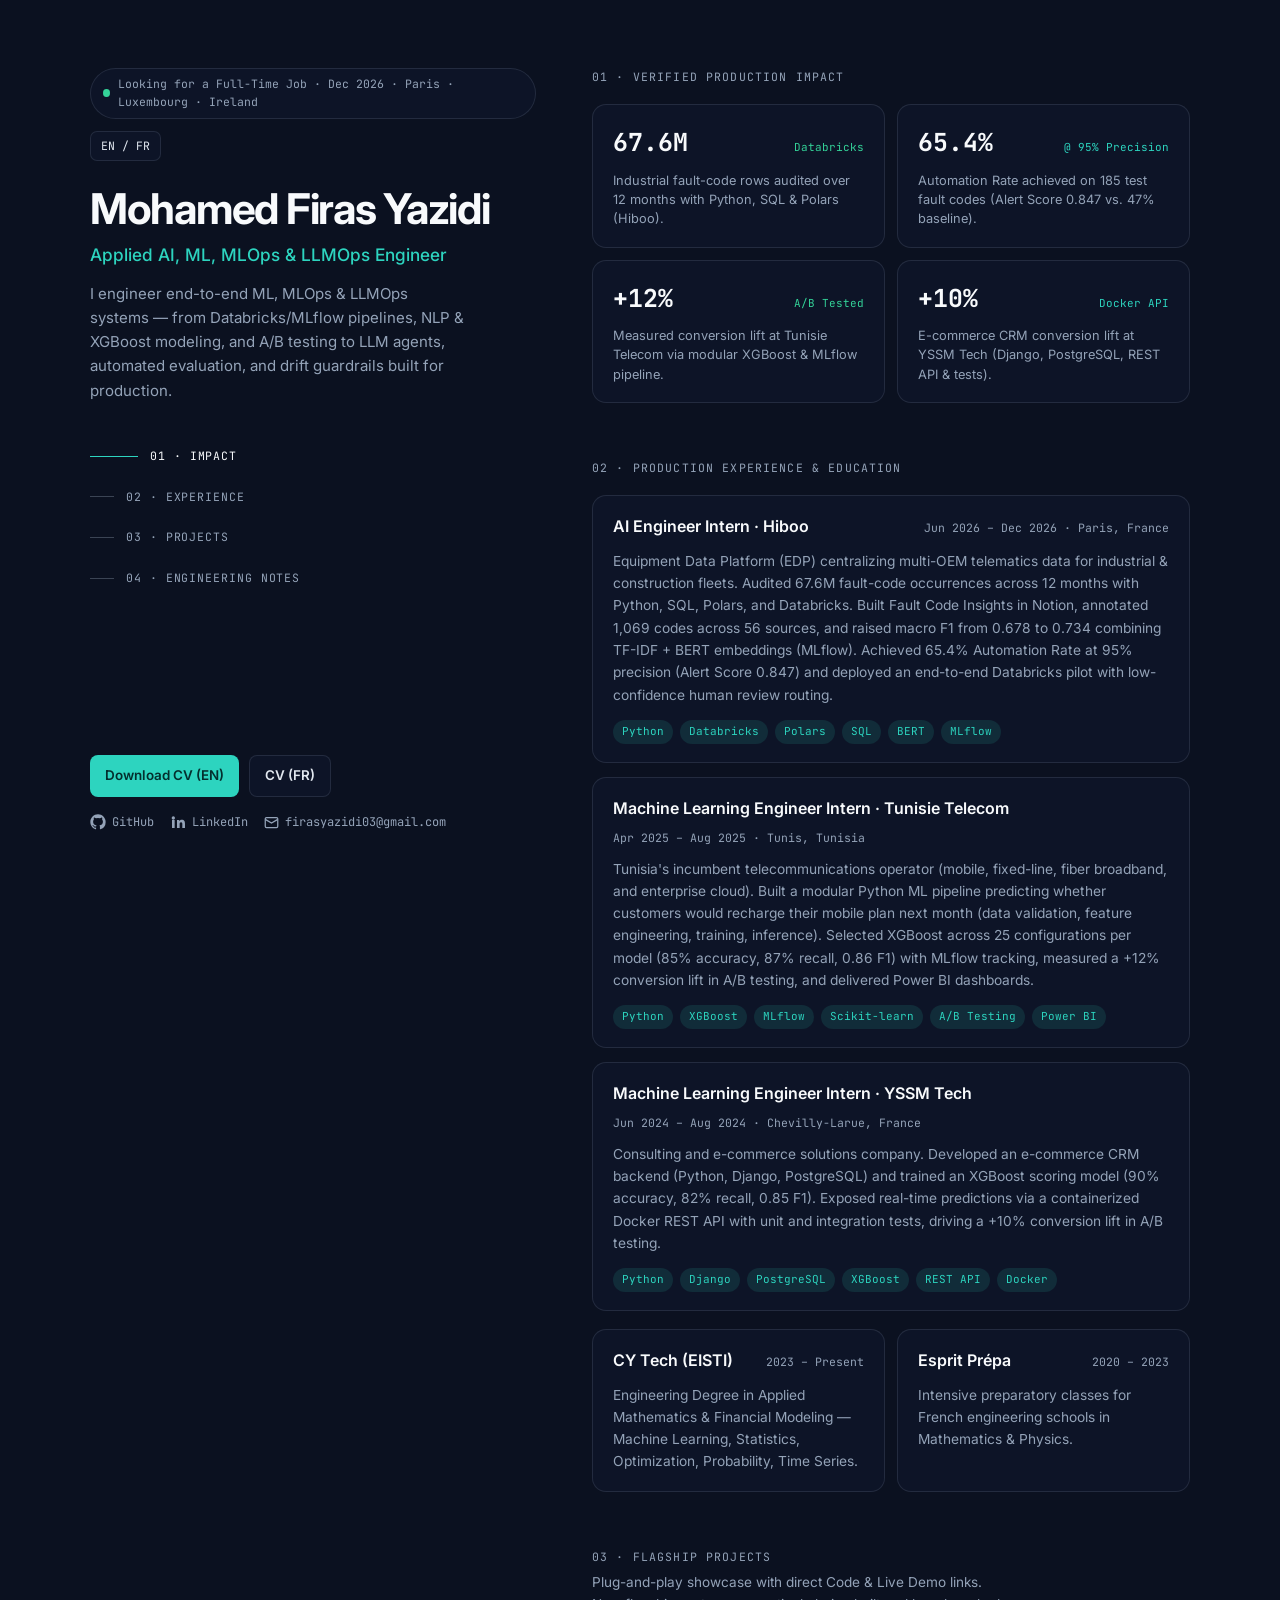
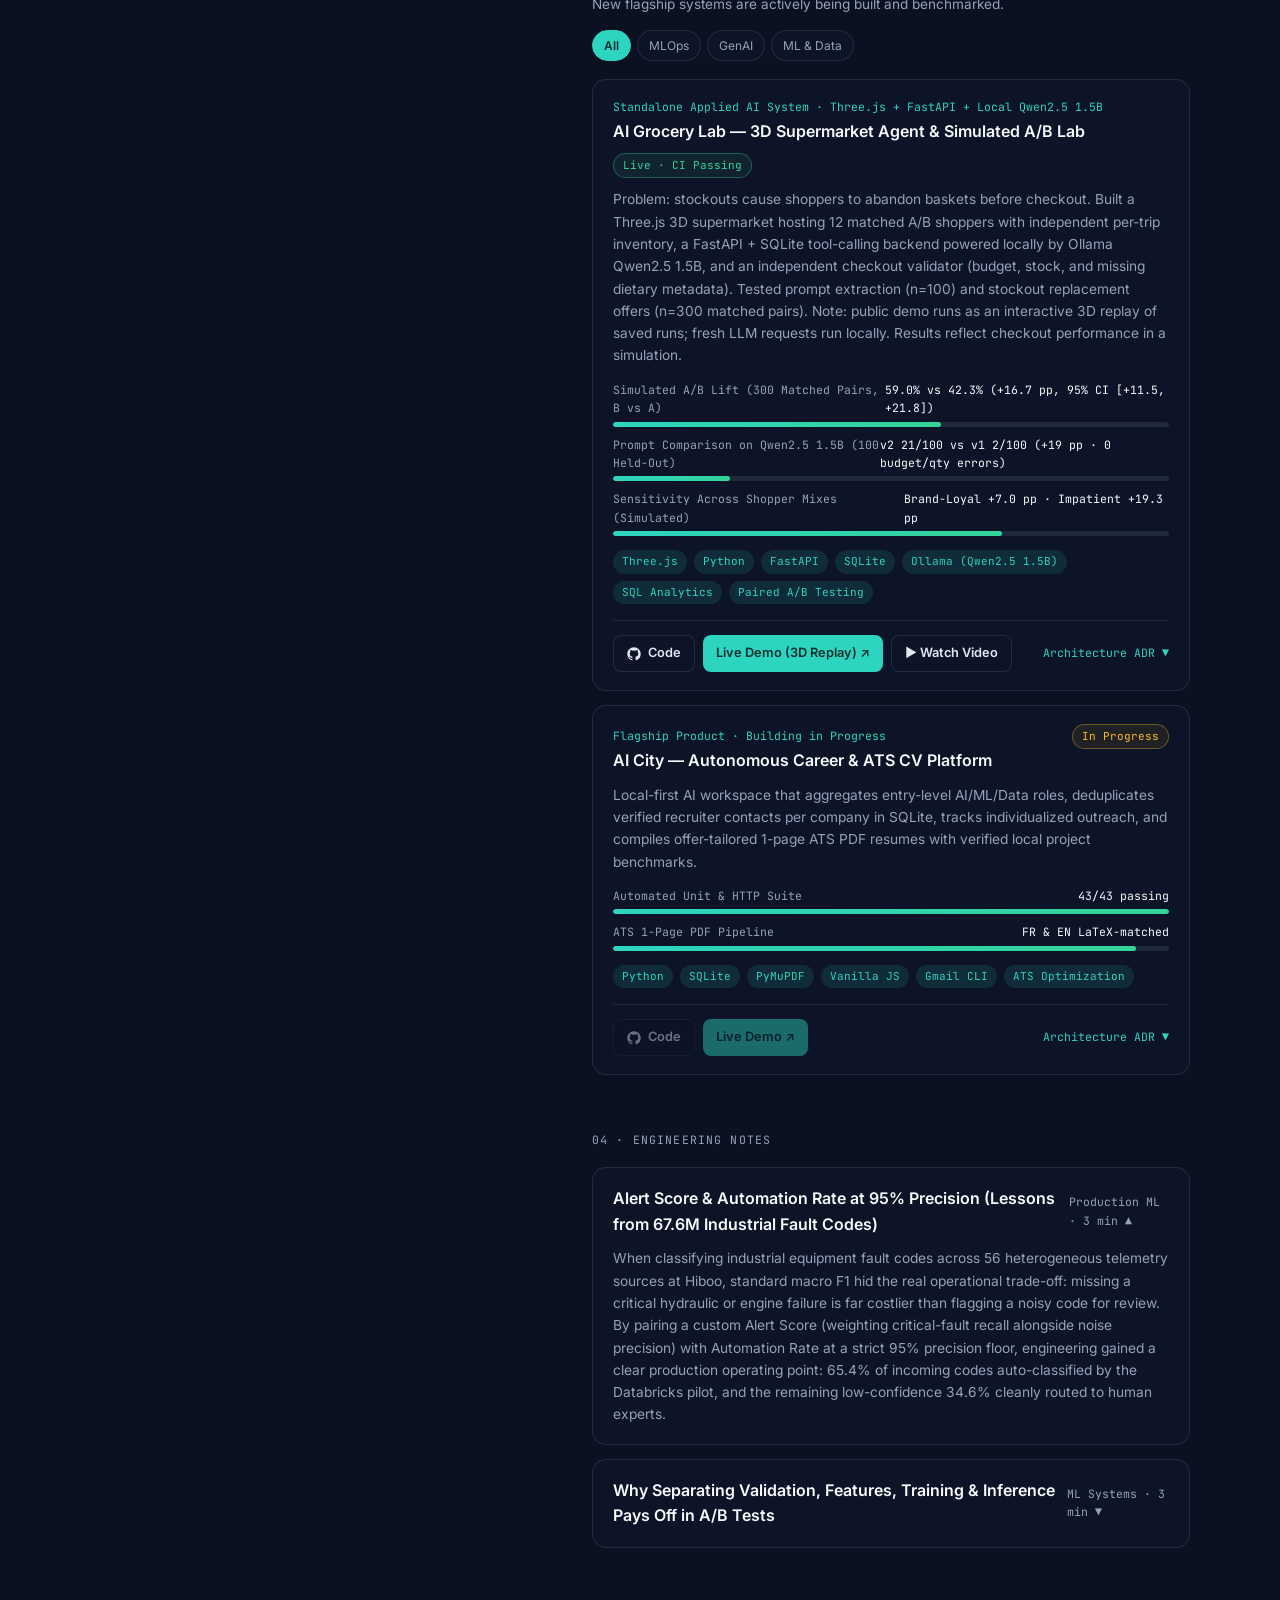
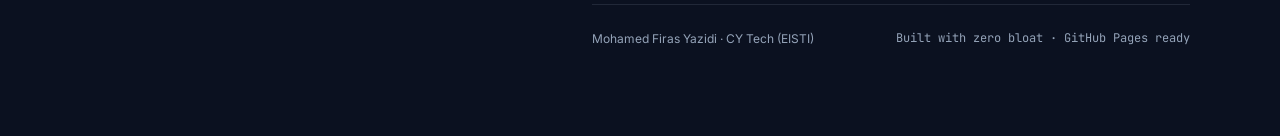
<file: index.html>
<!doctype html>
<html lang="en">
<head>
  <meta charset="utf-8" />
  <meta name="viewport" content="width=device-width, initial-scale=1" />
  <meta name="theme-color" content="#0b1120" />
  <title>Mohamed Firas Yazidi — Applied AI, ML, MLOps &amp; LLMOps Engineer</title>
  <meta name="description" content="Applied AI, ML, MLOps & LLMOps Engineer. End-to-end ML pipelines (Databricks, MLflow, XGBoost, NLP), LLM agents, automated evaluation, A/B testing, and drift guardrails." />
  <meta property="og:type" content="website" />
  <meta property="og:url" content="https://firasyazidi.github.io/" />
  <meta property="og:title" content="Mohamed Firas Yazidi — Applied AI, ML, MLOps &amp; LLMOps Portfolio" />
  <meta property="og:description" content="End-to-end ML, MLOps &amp; LLMOps engineering: interactive 3D AI Grocery Lab (Qwen2.5 1.5B, 300-pair A/B testing) + production ML pipelines at Hiboo, Tunisie Telecom &amp; YSSM Tech." />
  <meta property="og:image" content="https://firasyazidi.github.io/assets/og-portfolio.png" />
  <meta name="twitter:card" content="summary_large_image" />
  <link rel="preconnect" href="https://fonts.googleapis.com" />
  <link rel="preconnect" href="https://fonts.gstatic.com" crossorigin />
  <link href="https://fonts.googleapis.com/css2?family=Inter:wght@400;500;600;700&family=JetBrains+Mono:wght@400;500;600&display=swap" rel="stylesheet" />
  <link rel="stylesheet" href="./styles.css" />
  <script type="module" src="./app.js"></script>
</head>
<body>
  <div id="spotlight" class="spotlight" aria-hidden="true"></div>

  <div class="shell">
    <!-- Sticky Left Sidebar (Obsidian Split-Screen) -->
    <header class="sidebar">
      <div class="sidebar-top">
        <div class="status-row">
          <span class="status-pill">
            <span class="pulse-dot" aria-hidden="true"></span>
            <span id="availability-text">Available for CDI · Dec 2026</span>
          </span>
          <button id="lang-toggle" type="button" class="lang-btn" aria-label="Switch language">EN / FR</button>
        </div>

        <div class="identity">
          <h1 id="profile-name">Mohamed Firas Yazidi</h1>
          <h2 id="profile-role">Applied AI, ML &amp; MLOps Engineer</h2>
          <p id="profile-bio"></p>
        </div>

        <nav class="section-nav" aria-label="In-page navigation">
          <ul>
            <li><a href="#impact" data-section="impact" class="active"><span class="nav-line"></span><span id="nav-impact">01 · Impact</span></a></li>
            <li><a href="#experience" data-section="experience"><span class="nav-line"></span><span id="nav-experience">02 · Experience</span></a></li>
            <li><a href="#projects" data-section="projects"><span class="nav-line"></span><span id="nav-projects">03 · Projects</span></a></li>
            <li><a href="#notes" data-section="notes"><span class="nav-line"></span><span id="nav-notes">04 · Engineering Notes</span></a></li>
          </ul>
        </nav>
      </div>

      <div class="sidebar-bottom">
        <div class="cta-row">
          <a id="cv-en-link" href="./assets/CV_Firas_Yazidi_EN.pdf" download class="btn btn-primary">Download CV (EN)</a>
          <a id="cv-fr-link" href="./assets/CV_Firas_Yazidi_FR.pdf" download class="btn btn-secondary">CV (FR)</a>
        </div>
        <div class="social-row">
          <a id="github-link" href="https://github.com/Firasyazidi" target="_blank" rel="noopener noreferrer" class="social-link">
            <svg width="16" height="16" viewBox="0 0 24 24" fill="currentColor" aria-hidden="true"><path d="M12 .5C5.65.5.5 5.65.5 12c0 5.08 3.29 9.39 7.86 10.91.58.11.79-.25.79-.56 0-.28-.01-1.02-.02-2-3.2.69-3.88-1.54-3.88-1.54-.52-1.33-1.28-1.69-1.28-1.69-1.05-.72.08-.7.08-.7 1.16.08 1.77 1.19 1.77 1.19 1.03 1.77 2.7 1.26 3.36.96.1-.75.4-1.26.73-1.55-2.55-.29-5.24-1.28-5.24-5.68 0-1.25.45-2.28 1.18-3.08-.12-.29-.51-1.46.11-3.04 0 0 .97-.31 3.17 1.18a11.03 11.03 0 0 1 5.78 0c2.2-1.49 3.17-1.18 3.17-1.18.62 1.58.23 2.75.11 3.04.74.8 1.18 1.83 1.18 3.08 0 4.41-2.69 5.39-5.26 5.67.41.36.78 1.06.78 2.14 0 1.55-.01 2.79-.01 3.17 0 .31.21.68.8.56A11.51 11.51 0 0 0 23.5 12C23.5 5.65 18.35.5 12 .5Z"/></svg>
            <span>GitHub</span>
          </a>
          <a id="linkedin-link" href="https://www.linkedin.com/in/mohamed-firas-yazidi-644274287/" target="_blank" rel="noopener noreferrer" class="social-link">
            <svg width="16" height="16" viewBox="0 0 24 24" fill="currentColor" aria-hidden="true"><path d="M4.98 3.5a2.48 2.48 0 1 1 0 4.96 2.48 2.48 0 0 1 0-4.96ZM3 9h4v12H3V9Zm7 0h3.83v1.64h.05c.53-1.01 1.84-2.08 3.79-2.08 4.05 0 4.8 2.67 4.8 6.13V21h-4v-5.58c0-1.33-.03-3.04-1.85-3.04-1.86 0-2.14 1.45-2.14 2.94V21h-4V9Z"/></svg>
            <span>LinkedIn</span>
          </a>
          <button id="copy-email" type="button" class="social-link email-btn">
            <svg width="15" height="15" viewBox="0 0 24 24" fill="none" stroke="currentColor" stroke-width="2" aria-hidden="true"><rect x="2" y="4" width="20" height="16" rx="2"/><path d="m22 7-10 6L2 7"/></svg>
            <span id="email-label">firasyazidi03@gmail.com</span>
          </button>
        </div>
      </div>
    </header>

    <!-- Scrollable Right Content -->
    <main class="content">
      <section id="impact" class="block">
        <div class="section-kicker" id="heading-impact">01 · Verified Production Impact</div>
        <div id="impact-grid" class="bento-grid"></div>
      </section>

      <section id="experience" class="block">
        <div class="section-kicker" id="heading-experience">02 · Production Experience &amp; Education</div>
        <div id="experience-list" class="stack-list"></div>
        <div id="education-list" class="edu-grid"></div>
      </section>

      <section id="projects" class="block">
        <div class="section-head">
          <div>
            <div class="section-kicker" id="heading-projects">03 · Flagship Projects</div>
            <p class="section-sub" id="projects-sub"></p>
          </div>
          <div id="project-filters" class="filter-row" role="tablist" aria-label="Filter projects"></div>
        </div>
        <div id="project-list" class="stack-list"></div>
      </section>

      <section id="notes" class="block">
        <div class="section-kicker" id="heading-notes">04 · Engineering Notes</div>
        <div id="notes-list" class="stack-list"></div>
      </section>

      <footer class="footer">
        <span>Mohamed Firas Yazidi · CY Tech (EISTI)</span>
        <span class="mono">Built with zero bloat · GitHub Pages ready</span>
      </footer>
    </main>
  </div>
</body>
</html>
</file>
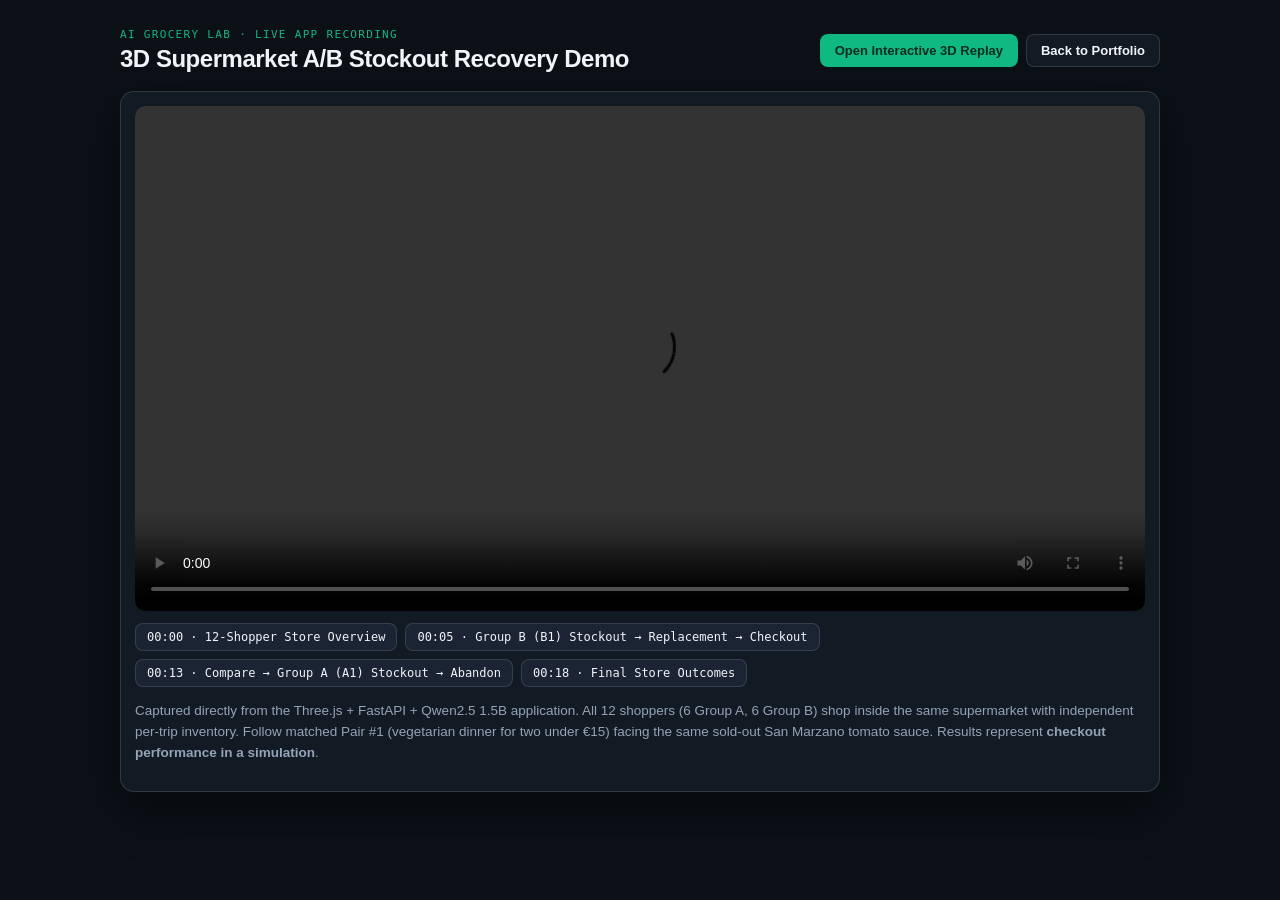
<file: demos/ai-grocery-lab/video.html>
<!DOCTYPE html>
<html lang="en">
<head>
  <meta charset="UTF-8" />
  <meta name="viewport" content="width=device-width, initial-scale=1.0" />
  <title>AI Grocery Lab — Demo Video</title>
  <style>
    :root {
      --bg: #0b1117;
      --card: #121b23;
      --border: rgba(148, 163, 184, 0.22);
      --text: #f1f5f9;
      --muted: #94a3b8;
      --emerald: #10b981;
      --amber: #f59e0b;
    }
    * { box-sizing: border-box; }
    body {
      margin: 0;
      min-height: 100vh;
      background: var(--bg);
      color: var(--text);
      font-family: "Inter", -apple-system, BlinkMacSystemFont, "Segoe UI", sans-serif;
      display: flex;
      flex-direction: column;
      align-items: center;
      padding: 28px 20px 44px;
    }
    .wrap {
      width: 100%;
      max-width: 1040px;
    }
    .topbar {
      display: flex;
      justify-content: space-between;
      align-items: center;
      gap: 12px;
      flex-wrap: wrap;
      margin-bottom: 18px;
    }
    .eyebrow {
      font-family: ui-monospace, SFMono-Regular, Menlo, monospace;
      font-size: 11px;
      text-transform: uppercase;
      letter-spacing: 0.12em;
      color: var(--emerald);
      margin-bottom: 4px;
    }
    h1 {
      margin: 0;
      font-size: 1.5rem;
      letter-spacing: -0.02em;
    }
    .actions {
      display: flex;
      gap: 8px;
      flex-wrap: wrap;
    }
    .btn {
      display: inline-flex;
      align-items: center;
      gap: 6px;
      padding: 8px 14px;
      border-radius: 8px;
      font-size: 13px;
      font-weight: 600;
      text-decoration: none;
      border: 1px solid var(--border);
      background: var(--card);
      color: var(--text);
      cursor: pointer;
    }
    .btn-primary {
      background: var(--emerald);
      color: #022c22;
      border-color: transparent;
    }
    .player-card {
      background: var(--card);
      border: 1px solid var(--border);
      border-radius: 14px;
      padding: 14px;
      box-shadow: 0 18px 48px rgba(0, 0, 0, 0.45);
    }
    video {
      width: 100%;
      display: block;
      border-radius: 10px;
      background: #000;
    }
    .chapters {
      display: flex;
      flex-wrap: wrap;
      gap: 8px;
      margin-top: 12px;
    }
    .chapter-btn {
      background: rgba(30, 41, 59, 0.72);
      color: var(--text);
      border: 1px solid var(--border);
      border-radius: 8px;
      padding: 6px 11px;
      font-size: 12px;
      font-family: ui-monospace, SFMono-Regular, Menlo, monospace;
      cursor: pointer;
    }
    .chapter-btn:hover { border-color: var(--emerald); }
    .caption {
      margin-top: 14px;
      font-size: 13.5px;
      line-height: 1.55;
      color: var(--muted);
    }
  </style>
</head>
<body>
  <div class="wrap">
    <div class="topbar">
      <div>
        <div class="eyebrow">AI GROCERY LAB · LIVE APP RECORDING</div>
        <h1>3D Supermarket A/B Stockout Recovery Demo</h1>
      </div>
      <div class="actions">
        <a class="btn btn-primary" href="./index.html">Open Interactive 3D Replay</a>
        <a class="btn" href="../../index.html">Back to Portfolio</a>
      </div>
    </div>

    <div class="player-card">
      <video id="demo-video" controls playsinline preload="auto" src="./demo.mp4">
        Your browser does not support HTML5 MP4 playback.
      </video>
      <div class="chapters">
        <button class="chapter-btn" type="button" data-seek="0">00:00 · 12-Shopper Store Overview</button>
        <button class="chapter-btn" type="button" data-seek="4.6">00:05 · Group B (B1) Stockout → Replacement → Checkout</button>
        <button class="chapter-btn" type="button" data-seek="12.6">00:13 · Compare → Group A (A1) Stockout → Abandon</button>
        <button class="chapter-btn" type="button" data-seek="18.1">00:18 · Final Store Outcomes</button>
      </div>
      <p class="caption">
        Captured directly from the Three.js + FastAPI + Qwen2.5 1.5B application. All 12 shoppers
        (6 Group A, 6 Group B) shop inside the same supermarket with independent per-trip inventory.
        Follow matched Pair #1 (vegetarian dinner for two under €15) facing the same sold-out
        San Marzano tomato sauce. Results represent <strong>checkout performance in a simulation</strong>.
      </p>
    </div>
  </div>
  <script>
    const video = document.getElementById("demo-video");
    function seekTo(sec) {
      const apply = () => {
        const clamped = Math.min(Math.max(sec, 0), isFinite(video.duration) ? video.duration : sec);
        video.currentTime = clamped;
        video.play().catch(() => {});
      };
      if (video.readyState >= 2) {
        apply();
      } else {
        video.addEventListener("canplay", apply, { once: true });
        video.load();
      }
    }
    document.querySelectorAll("[data-seek]").forEach((btn) => {
      btn.addEventListener("click", () => seekTo(Number(btn.dataset.seek)));
    });
  </script>
</body>
</html>
</file>
<file: styles.css>
:root {
  --bg: #0b1120;
  --bg-soft: #0f172a;
  --card: rgba(15, 23, 42, 0.78);
  --card-hover: rgba(20, 31, 56, 0.92);
  --border: rgba(148, 163, 184, 0.16);
  --border-strong: rgba(45, 212, 191, 0.45);
  --text: #e2e8f0;
  --text-strong: #f8fafc;
  --muted: #94a3b8;
  --accent: #2dd4bf;
  --accent-bg: rgba(45, 212, 191, 0.12);
  --emerald: #34d399;
  --amber: #fbbf24;
  --sans: "Inter", -apple-system, BlinkMacSystemFont, "Segoe UI", Roboto, sans-serif;
  --mono: "JetBrains Mono", ui-monospace, SFMono-Regular, Menlo, Consolas, monospace;
}

* { box-sizing: border-box; }
html { scroll-behavior: smooth; }

body {
  margin: 0;
  background: var(--bg);
  color: var(--text);
  font-family: var(--sans);
  line-height: 1.6;
  -webkit-font-smoothing: antialiased;
  overflow-x: hidden;
}

a { color: inherit; text-decoration: none; }
button { font: inherit; color: inherit; cursor: pointer; background: none; border: 0; }
.mono { font-family: var(--mono); }

.spotlight {
  position: fixed;
  inset: 0;
  pointer-events: none;
  z-index: 0;
  transition: background 140ms ease;
}

.shell {
  position: relative;
  z-index: 1;
  max-width: 1180px;
  margin: 0 auto;
  padding: 0 24px;
  display: flex;
  flex-direction: column;
  gap: 48px;
}

/* Left Sticky Sidebar */
.sidebar {
  padding: 44px 0 12px;
  display: flex;
  flex-direction: column;
  justify-content: space-between;
  gap: 32px;
}

.sidebar-top {
  display: flex;
  flex-direction: column;
  gap: 24px;
}

.status-row {
  display: flex;
  align-items: center;
  justify-content: space-between;
  gap: 12px;
  flex-wrap: wrap;
}

.status-pill {
  display: inline-flex;
  align-items: center;
  gap: 8px;
  padding: 6px 12px;
  border-radius: 999px;
  background: var(--card);
  border: 1px solid var(--border);
  font-family: var(--mono);
  font-size: 11.5px;
  color: var(--muted);
}

.pulse-dot {
  width: 8px;
  height: 8px;
  border-radius: 50%;
  background: var(--emerald);
  box-shadow: 0 0 0 0 rgba(52, 211, 153, 0.7);
  animation: pulse 2s infinite;
}

@keyframes pulse {
  0% { box-shadow: 0 0 0 0 rgba(52, 211, 153, 0.6); }
  70% { box-shadow: 0 0 0 7px rgba(52, 211, 153, 0); }
  100% { box-shadow: 0 0 0 0 rgba(52, 211, 153, 0); }
}

.lang-btn {
  padding: 5px 10px;
  border-radius: 7px;
  border: 1px solid var(--border);
  background: var(--card);
  font-family: var(--mono);
  font-size: 11.5px;
  color: var(--text);
  transition: border-color 160ms ease, color 160ms ease;
}

.lang-btn:hover {
  border-color: var(--accent);
  color: var(--accent);
}

.identity h1 {
  margin: 0;
  font-size: clamp(2rem, 4vw, 2.65rem);
  font-weight: 700;
  letter-spacing: -0.03em;
  color: var(--text-strong);
  line-height: 1.12;
}

.identity h2 {
  margin: 8px 0 0;
  font-size: 1.08rem;
  font-weight: 500;
  color: var(--accent);
}

.identity p {
  margin: 14px 0 0;
  font-size: 0.94rem;
  color: var(--muted);
  max-width: 380px;
}

.section-nav { display: none; }
.section-nav ul {
  list-style: none;
  margin: 12px 0 0;
  padding: 0;
  display: flex;
  flex-direction: column;
  gap: 14px;
}

.section-nav a {
  display: inline-flex;
  align-items: center;
  gap: 12px;
  font-family: var(--mono);
  font-size: 11.5px;
  letter-spacing: 0.08em;
  text-transform: uppercase;
  color: var(--muted);
  transition: color 180ms ease;
}

.nav-line {
  width: 24px;
  height: 1px;
  background: rgba(148, 163, 184, 0.35);
  transition: width 200ms ease, background-color 200ms ease;
}

.section-nav a:hover,
.section-nav a.active {
  color: var(--text-strong);
}

.section-nav a:hover .nav-line,
.section-nav a.active .nav-line {
  width: 48px;
  background: var(--accent);
}

.sidebar-bottom {
  display: flex;
  flex-direction: column;
  gap: 16px;
}

.cta-row {
  display: flex;
  flex-wrap: wrap;
  gap: 10px;
}

.btn {
  display: inline-flex;
  align-items: center;
  justify-content: center;
  gap: 7px;
  padding: 9px 15px;
  border-radius: 8px;
  font-size: 0.84rem;
  font-weight: 600;
  transition: transform 150ms ease, border-color 150ms ease, background-color 150ms ease, opacity 150ms ease;
}

.btn:hover:not(.disabled) { transform: translateY(-1px); }

.btn-primary {
  background: var(--accent);
  color: #042f2e;
}

.btn-primary:hover:not(.disabled) { opacity: 0.92; }

.btn-secondary {
  background: var(--card);
  border: 1px solid var(--border);
  color: var(--text);
}

.btn-secondary:hover:not(.disabled) {
  border-color: var(--accent);
  color: var(--text-strong);
}

.btn.disabled {
  opacity: 0.45;
  cursor: not-allowed;
  pointer-events: none;
}

.social-row {
  display: flex;
  flex-wrap: wrap;
  align-items: center;
  gap: 16px;
}

.social-link {
  display: inline-flex;
  align-items: center;
  gap: 6px;
  font-family: var(--mono);
  font-size: 12px;
  color: var(--muted);
  transition: color 150ms ease;
}

.social-link:hover { color: var(--accent); }
.email-btn { padding: 0; }

/* Right Scrollable Content */
.content {
  padding-bottom: 64px;
  display: flex;
  flex-direction: column;
  gap: 56px;
}

.block {
  scroll-margin-top: 56px;
  display: flex;
  flex-direction: column;
  gap: 18px;
}

.section-kicker {
  font-family: var(--mono);
  font-size: 11.5px;
  text-transform: uppercase;
  letter-spacing: 0.1em;
  color: var(--muted);
}

.section-head {
  display: flex;
  flex-wrap: wrap;
  align-items: flex-end;
  justify-content: space-between;
  gap: 14px;
}

.section-sub {
  margin: 6px 0 0;
  font-size: 0.85rem;
  color: var(--muted);
  max-width: 420px;
}

/* Impact Bento Grid */
.bento-grid {
  display: grid;
  grid-template-columns: repeat(2, minmax(0, 1fr));
  gap: 12px;
}

.bento-card,
.panel-card {
  background: var(--card);
  border: 1px solid var(--border);
  border-radius: 14px;
  padding: 18px 20px;
  transition: transform 180ms ease, border-color 180ms ease, background-color 180ms ease;
}

.bento-card:hover,
.panel-card:hover {
  transform: translateY(-2px);
  border-color: var(--border-strong);
  background: var(--card-hover);
}

.bento-top {
  display: flex;
  align-items: baseline;
  justify-content: space-between;
  gap: 8px;
}

.bento-val {
  font-family: var(--mono);
  font-size: 1.55rem;
  font-weight: 700;
  color: var(--text-strong);
  font-variant-numeric: tabular-nums;
}

.bento-tag {
  font-family: var(--mono);
  font-size: 11px;
  color: var(--emerald);
}

.bento-tag.teal { color: var(--accent); }

.bento-card p {
  margin: 8px 0 0;
  font-size: 0.8rem;
  color: var(--muted);
  line-height: 1.5;
}

/* Stack list (Experience, Projects, Notes) */
.stack-list {
  display: flex;
  flex-direction: column;
  gap: 14px;
}

.card-header {
  display: flex;
  flex-wrap: wrap;
  align-items: baseline;
  justify-content: space-between;
  gap: 8px;
}

.card-title {
  margin: 0;
  font-size: 1rem;
  font-weight: 600;
  color: var(--text-strong);
}

.card-meta {
  font-family: var(--mono);
  font-size: 11.5px;
  color: var(--muted);
}

.card-body {
  margin: 10px 0 0;
  font-size: 0.86rem;
  color: var(--muted);
  line-height: 1.62;
}

.tags {
  display: flex;
  flex-wrap: wrap;
  gap: 7px;
  margin-top: 14px;
}

.tag {
  padding: 3px 9px;
  border-radius: 999px;
  background: var(--accent-bg);
  color: var(--accent);
  font-family: var(--mono);
  font-size: 11px;
}

/* Education */
.edu-grid {
  display: grid;
  grid-template-columns: repeat(auto-fit, minmax(230px, 1fr));
  gap: 12px;
}

/* Project Filters & Cards (Vandan Patel Code + Live Demo) */
.filter-row {
  display: flex;
  flex-wrap: wrap;
  gap: 6px;
}

.filter-pill {
  padding: 5px 11px;
  border-radius: 999px;
  border: 1px solid var(--border);
  background: var(--card);
  font-size: 12px;
  color: var(--muted);
  transition: all 150ms ease;
}

.filter-pill:hover {
  border-color: var(--accent);
  color: var(--text-strong);
}

.filter-pill.active {
  background: var(--accent);
  border-color: var(--accent);
  color: #042f2e;
  font-weight: 600;
}

.status-badge {
  padding: 3px 9px;
  border-radius: 999px;
  font-family: var(--mono);
  font-size: 11px;
  border: 1px solid var(--border);
}

.status-badge.live {
  color: var(--emerald);
  border-color: rgba(52, 211, 153, 0.35);
  background: rgba(52, 211, 153, 0.08);
}

.status-badge.building {
  color: var(--amber);
  border-color: rgba(251, 191, 36, 0.35);
  background: rgba(251, 191, 36, 0.08);
}

.project-sub {
  font-family: var(--mono);
  font-size: 11.5px;
  color: var(--accent);
  margin-bottom: 3px;
}

.metric-bars {
  display: flex;
  flex-direction: column;
  gap: 9px;
  margin-top: 14px;
}

.metric-row {
  display: flex;
  flex-direction: column;
  gap: 4px;
}

.metric-head {
  display: flex;
  justify-content: space-between;
  font-family: var(--mono);
  font-size: 11.5px;
}

.metric-head span:first-child { color: var(--muted); }
.metric-head span:last-child { color: var(--text-strong); }

.bar-track {
  height: 5px;
  width: 100%;
  border-radius: 999px;
  background: rgba(148, 163, 184, 0.14);
  overflow: hidden;
}

.bar-fill {
  height: 100%;
  border-radius: 999px;
  background: linear-gradient(90deg, var(--accent), var(--emerald));
}

.project-actions {
  display: flex;
  flex-wrap: wrap;
  align-items: center;
  justify-content: space-between;
  gap: 10px;
  margin-top: 16px;
  padding-top: 14px;
  border-top: 1px solid var(--border);
}

.action-buttons {
  display: flex;
  flex-wrap: wrap;
  gap: 8px;
}

.action-buttons .btn {
  padding: 7px 13px;
  font-size: 0.8rem;
}

.adr-toggle {
  font-family: var(--mono);
  font-size: 11.5px;
  color: var(--accent);
  padding: 4px 0;
}

.adr-toggle:hover { text-decoration: underline; }

.adr-box {
  margin-top: 12px;
  padding: 12px 14px;
  border-radius: 10px;
  background: rgba(11, 17, 32, 0.72);
  border: 1px solid var(--border);
  font-size: 0.82rem;
  color: var(--muted);
  line-height: 1.55;
}

/* Engineering Notes */
.note-trigger {
  width: 100%;
  display: flex;
  align-items: center;
  justify-content: space-between;
  gap: 12px;
  text-align: left;
  padding: 0;
}

.note-trigger:hover .card-title { color: var(--accent); }

.footer {
  padding-top: 24px;
  border-top: 1px solid var(--border);
  display: flex;
  flex-wrap: wrap;
  justify-content: space-between;
  gap: 10px;
  font-size: 12px;
  color: var(--muted);
}

/* Desktop Split-Screen Breakpoint */
@media (min-width: 1024px) {
  .shell {
    flex-direction: row;
    justify-content: space-between;
    gap: 56px;
    padding: 0 40px;
  }

  .sidebar {
    position: sticky;
    top: 0;
    height: 100vh;
    width: 41%;
    padding: 68px 0;
  }

  .section-nav { display: block; }

  .content {
    width: 55%;
    padding: 68px 0 88px;
  }
}

@media (max-width: 560px) {
  .bento-grid { grid-template-columns: 1fr; }
}
</file>
